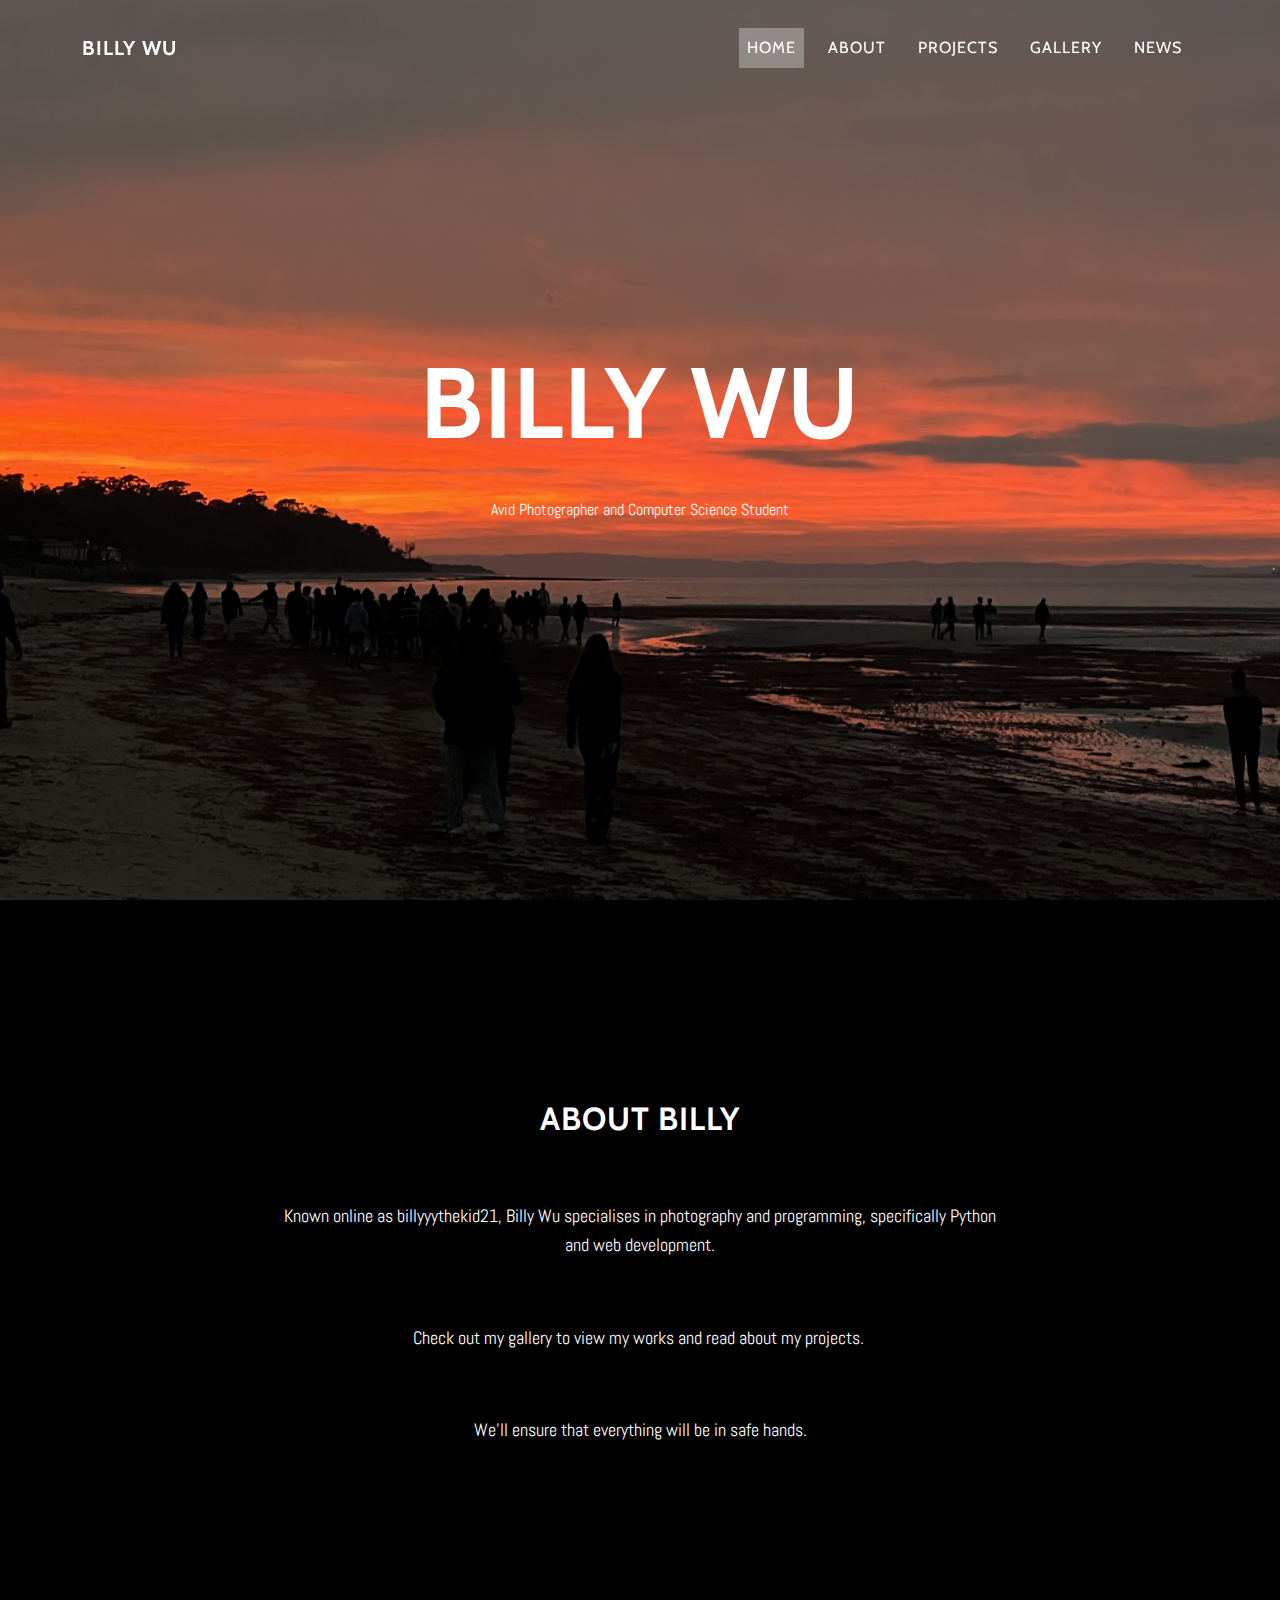
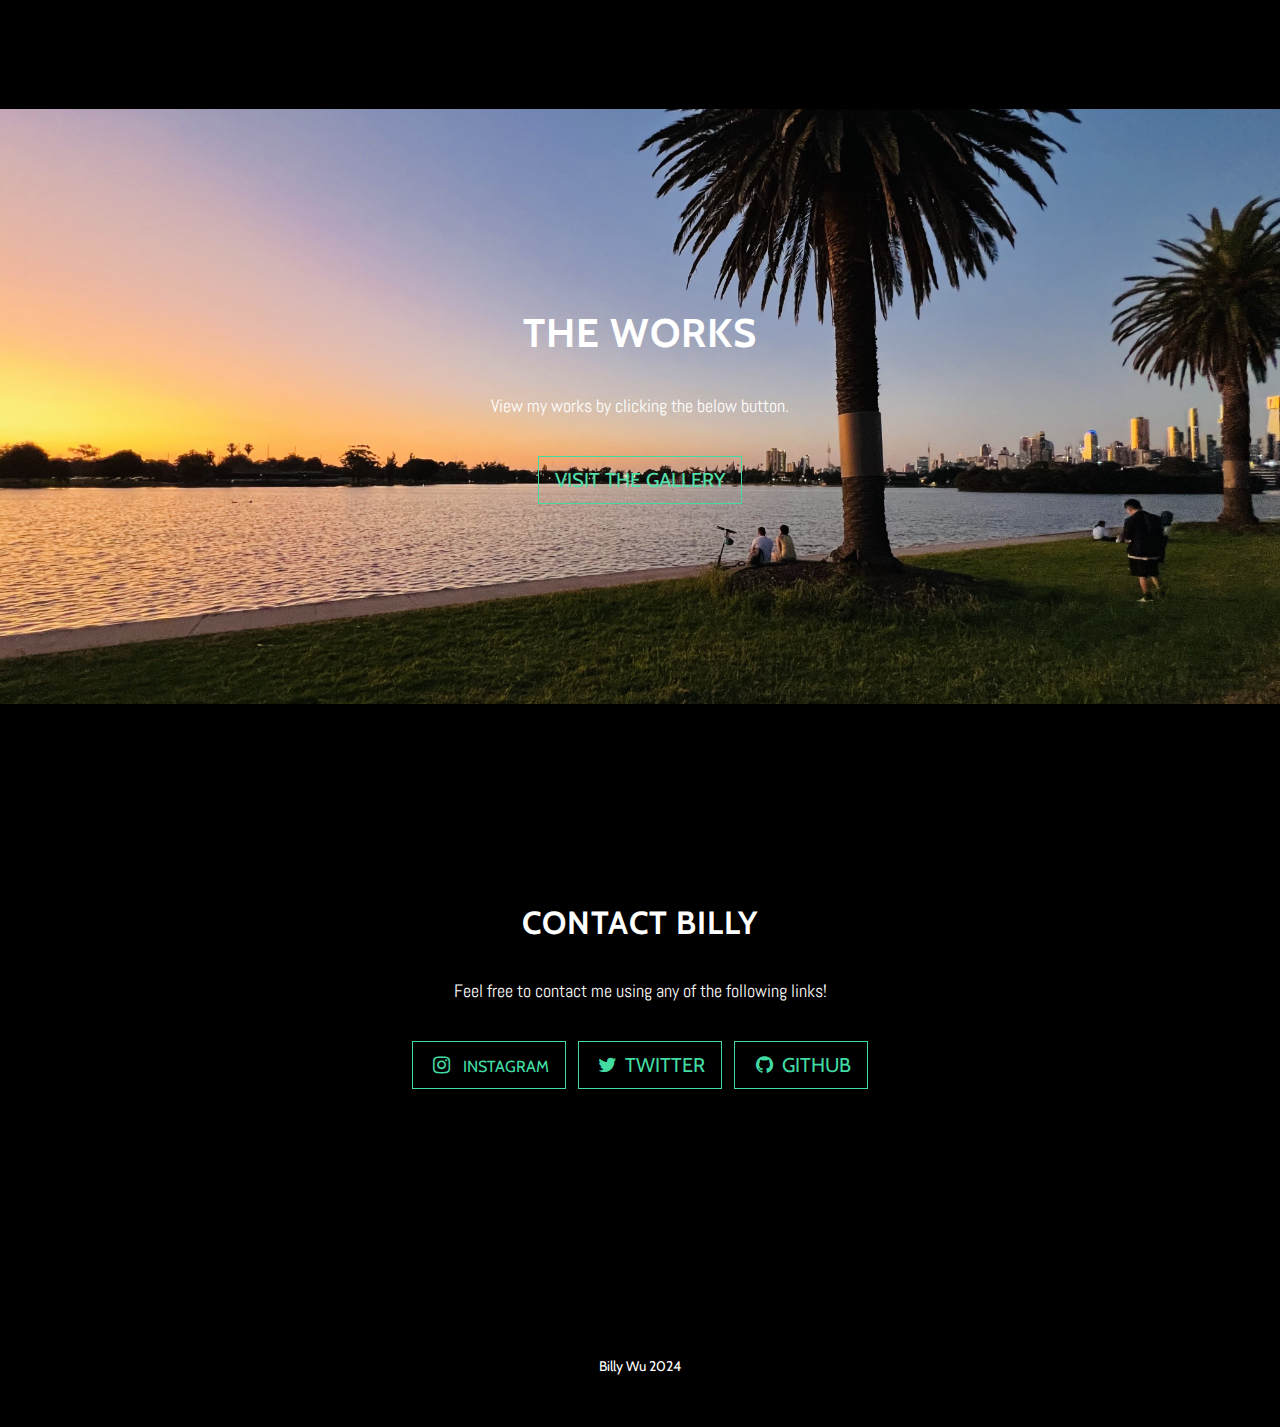
<file: index.html>
<!DOCTYPE html>
<html data-bs-theme="light" lang="en">

<head>
    <meta charset="utf-8">
    <meta name="viewport" content="width=device-width, initial-scale=1.0, shrink-to-fit=no">
    <title>Home - Billy Wu</title>
    <meta name="description" content="Billy Wu's personal website.">
    <link rel="stylesheet" href="assets/bootstrap/css/bootstrap.min.css">
    <link rel="stylesheet" href="https://fonts.googleapis.com/css?family=Lora:400,700,400italic,700italic&amp;display=swap">
    <link rel="stylesheet" href="https://fonts.googleapis.com/css?family=Cabin:700&amp;display=swap">
    <link rel="stylesheet" href="https://fonts.googleapis.com/css?family=Abel&amp;display=swap">
    <link rel="stylesheet" href="https://fonts.googleapis.com/css?family=Actor&amp;display=swap">
    <link rel="stylesheet" href="assets/css/FontAwesome.css">
    <link rel="stylesheet" href="assets/fonts/fontawesome-all.min.css">
    <link rel="stylesheet" href="assets/fonts/font-awesome.min.css">
    <link rel="stylesheet" href="assets/fonts/fontawesome5-overrides.min.css">
    <link rel="stylesheet" href="assets/css/Articles-Cards-images.css">
    <link rel="stylesheet" href="assets/css/Contact-Details-icons.css">
    <link rel="stylesheet" href="assets/css/gallerytrack.css">
    <link rel="stylesheet" href="assets/css/bootstrap/css/bootstrap.min.css">
    <link rel="stylesheet" href="assets/css/fonts/font-awesome.min.css">
    <link rel="stylesheet" href="assets/css/css/Articles-Cards-images.css">
    <link rel="stylesheet" href="assets/css/css/Contact-Details-icons.css">
    <link rel="stylesheet" href="assets/css/css/gallerytrack.css">
</head>

<body id="page-top" data-bs-spy="scroll" data-bs-target="#mainNav" data-bs-offset="77">
    <header class="masthead" style="background-image: url('assets/img/intro-bg.jpg');">
        <nav class="navbar navbar-expand-md fixed-top navbar-light" id="mainNav">
            <div class="container"><a class="navbar-brand" href="#">Billy Wu</a><button data-bs-toggle="collapse" data-bs-target="#navbarResponsive" class="navbar-toggler navbar-toggler-right" type="button" aria-controls="navbarResponsive" aria-expanded="false" aria-label="Toggle navigation" value="Menu"><i class="fas fa-bars"></i></button>
                <div class="collapse navbar-collapse" id="navbarResponsive">
                    <ul class="navbar-nav ms-auto">
                        <li class="nav-item nav-link"><a class="nav-link active" href="index.html">Home</a></li>
                        <li class="nav-item nav-link"><a class="nav-link" href="about.html">About</a></li>
                        <li class="nav-item nav-link"><a class="nav-link" href="projects.html">Projects</a></li>
                        <li class="nav-item nav-link"><a class="nav-link" href="gallery.html">Gallery</a></li>
                        <li class="nav-item nav-link"><a class="nav-link" href="news.html">News</a></li>
                    </ul>
                </div>
            </div>
        </nav>
        <div class="intro-body">
            <div class="container">
                <div class="row">
                    <div class="col-lg-8 mx-auto">
                        <h1 class="brand-heading">Billy Wu</h1>
                        <p class="fs-6 fw-lighter text-center intro-text" style="font-family:Abel, sans-serif;">Avid Photographer and Computer Science Student</p>
                    </div>
                </div>
            </div>
        </div>
    </header>
    <section class="text-center content-section" id="about">
        <div class="container">
            <div class="row">
                <div class="col-lg-8 mx-auto">
                    <h2>About Billy</h2>
                    <p style="font-family:Abel, sans-serif;"><br>Known online as billyyythekid21, Billy Wu specialises in photography and programming, specifically Python and web development.<br><br></p>
                    <p style="font-family:Abel, sans-serif;">Check out my gallery to view my works and read about my projects.&nbsp;</p>
                    <p style="font-family:Abel, sans-serif;"><br>We'll ensure that everything will be in safe hands.<br><br></p>
                </div>
            </div>
        </div>
    </section>
    <section class="text-center download-section content-section" id="download" style="background-image: url('assets/img/duplicatehome.jpg');">
        <div class="container">
            <div class="col-lg-8 mx-auto">
                <h1>The Works</h1>
                <p style="font-family:Abel, sans-serif;">View my works by clicking the below button.</p><a class="btn btn-primary btn-lg btn-default" role="button" href="gallery.html" style="color: var(--bs-btn-hover-border-color);--bs-primary: rgb(0,41,255);--bs-primary-rgb: 0,41,255;border-color: var(--bs-btn-bg);">visit The Gallery</a>
            </div>
        </div>
    </section>
    <section class="text-center content-section" id="contact">
        <div class="container">
            <div class="row">
                <div class="col-lg-8 mx-auto">
                    <h2>Contact Billy</h2>
                    <p style="font-family:Abel, sans-serif;">Feel free to contact me using any of the following links!</p>
                    <ul class="list-inline banner-social-buttons">
                        <li class="list-inline-item list-inline-item"><a class="btn btn-primary btn-lg btn-default" role="button" href="https://instagram.com/billyyythekid21.media"><i class="fa fa-instagram fa-fw"></i><span class="network-name" style="font-size:16px;">&nbsp; Instagram</span></a></li>
                        <li class="list-inline-item list-inline-item"><a class="btn btn-primary btn-lg btn-default" role="button" href="https://twitter.com/billyyythekid21"><i class="fa fa-twitter fa-fw"></i><span class="network-name">&nbsp;Twitter</span></a></li>
                        <li class="list-inline-item list-inline-item"><a class="btn btn-primary btn-lg btn-default" role="button" href="https://github.com/billyyythekid21"><i class="fa fa-github fa-fw"></i><span class="network-name">&nbsp;github</span></a></li>
                    </ul>
                </div>
            </div>
        </div>
    </section>
    <div class="map-clean"></div>
    <footer>
        <div class="container text-center">
            <p style="font-family:Cabin, sans-serif;">Billy Wu 2024</p>
        </div>
    </footer>
    <script src="assets/bootstrap/js/bootstrap.min.js"></script>
    <script src="assets/js/grayscale.js"></script>
    <script src="assets/js/gallerytrack.js"></script>
    <script src="assets/js/bootstrap/js/bootstrap.min.js"></script>
    <script src="assets/js/js/gallerytrack.js"></script>
</body>

</html>
</file>
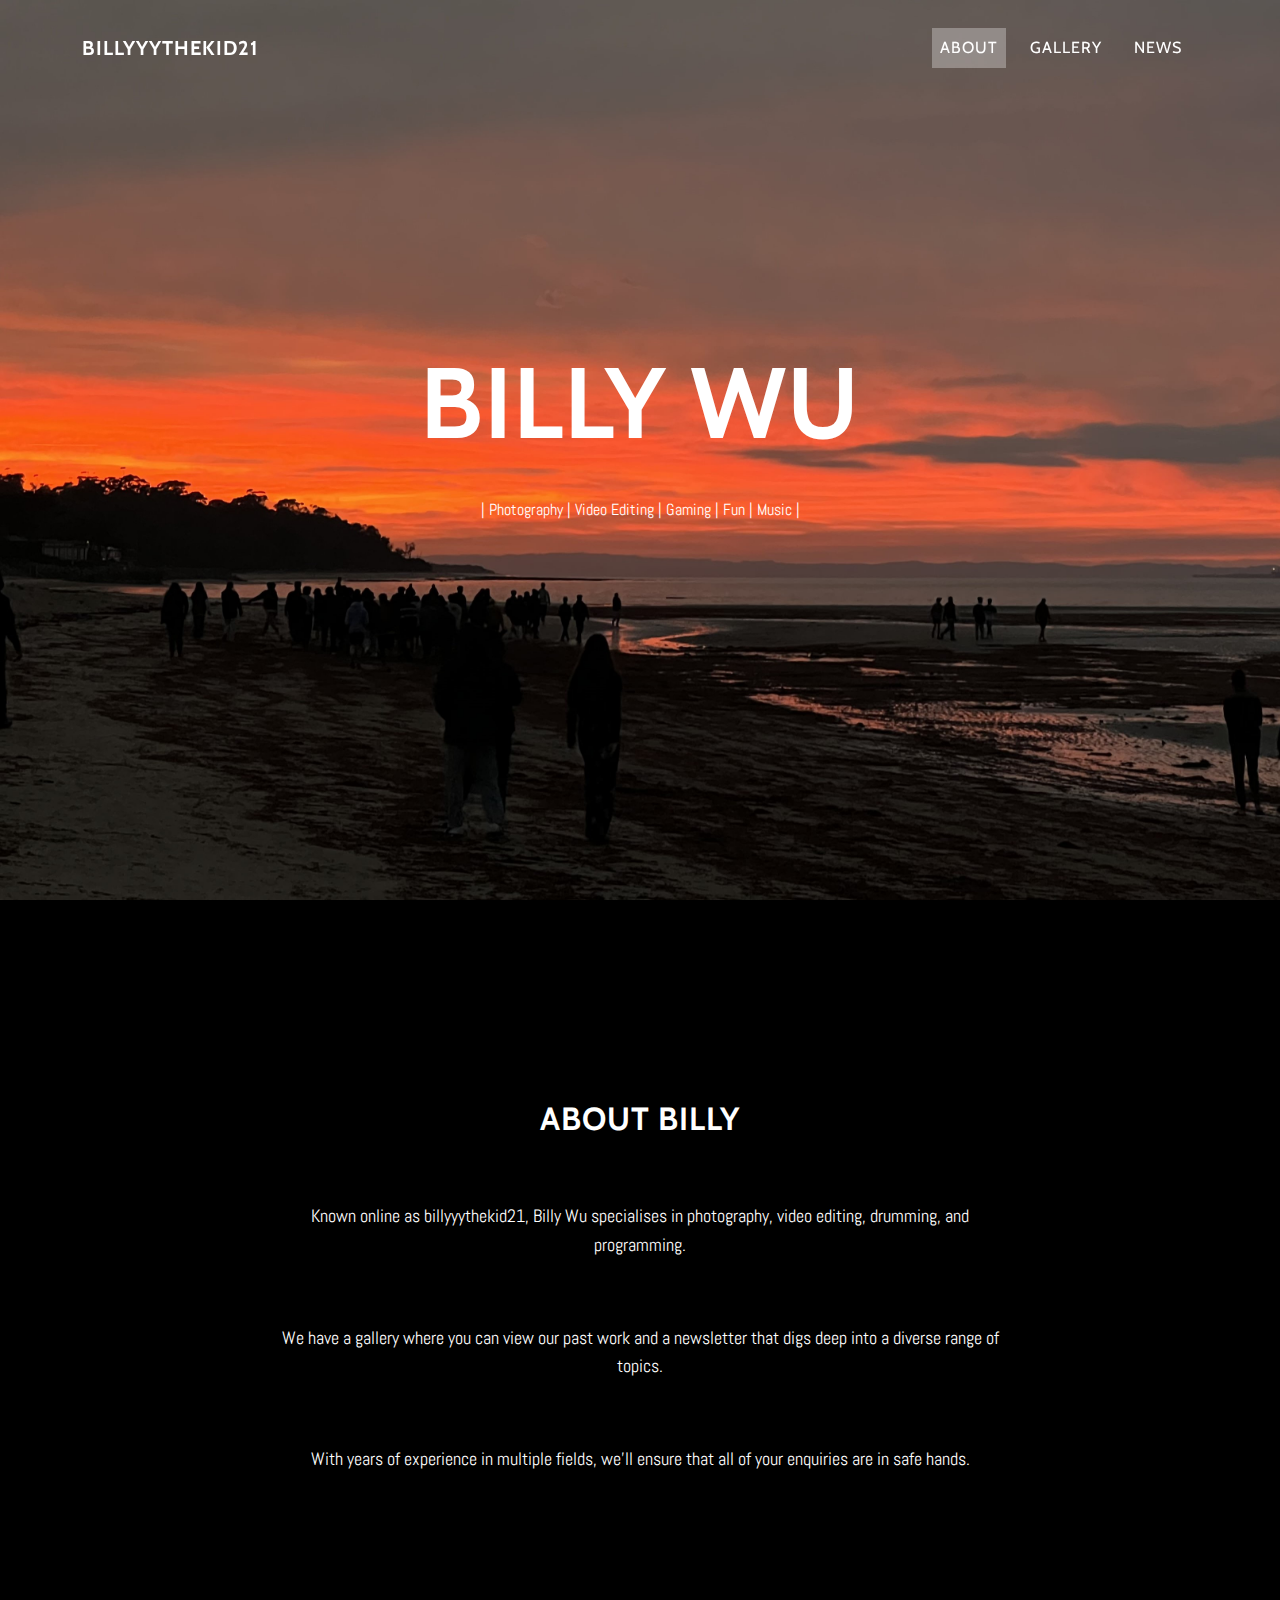
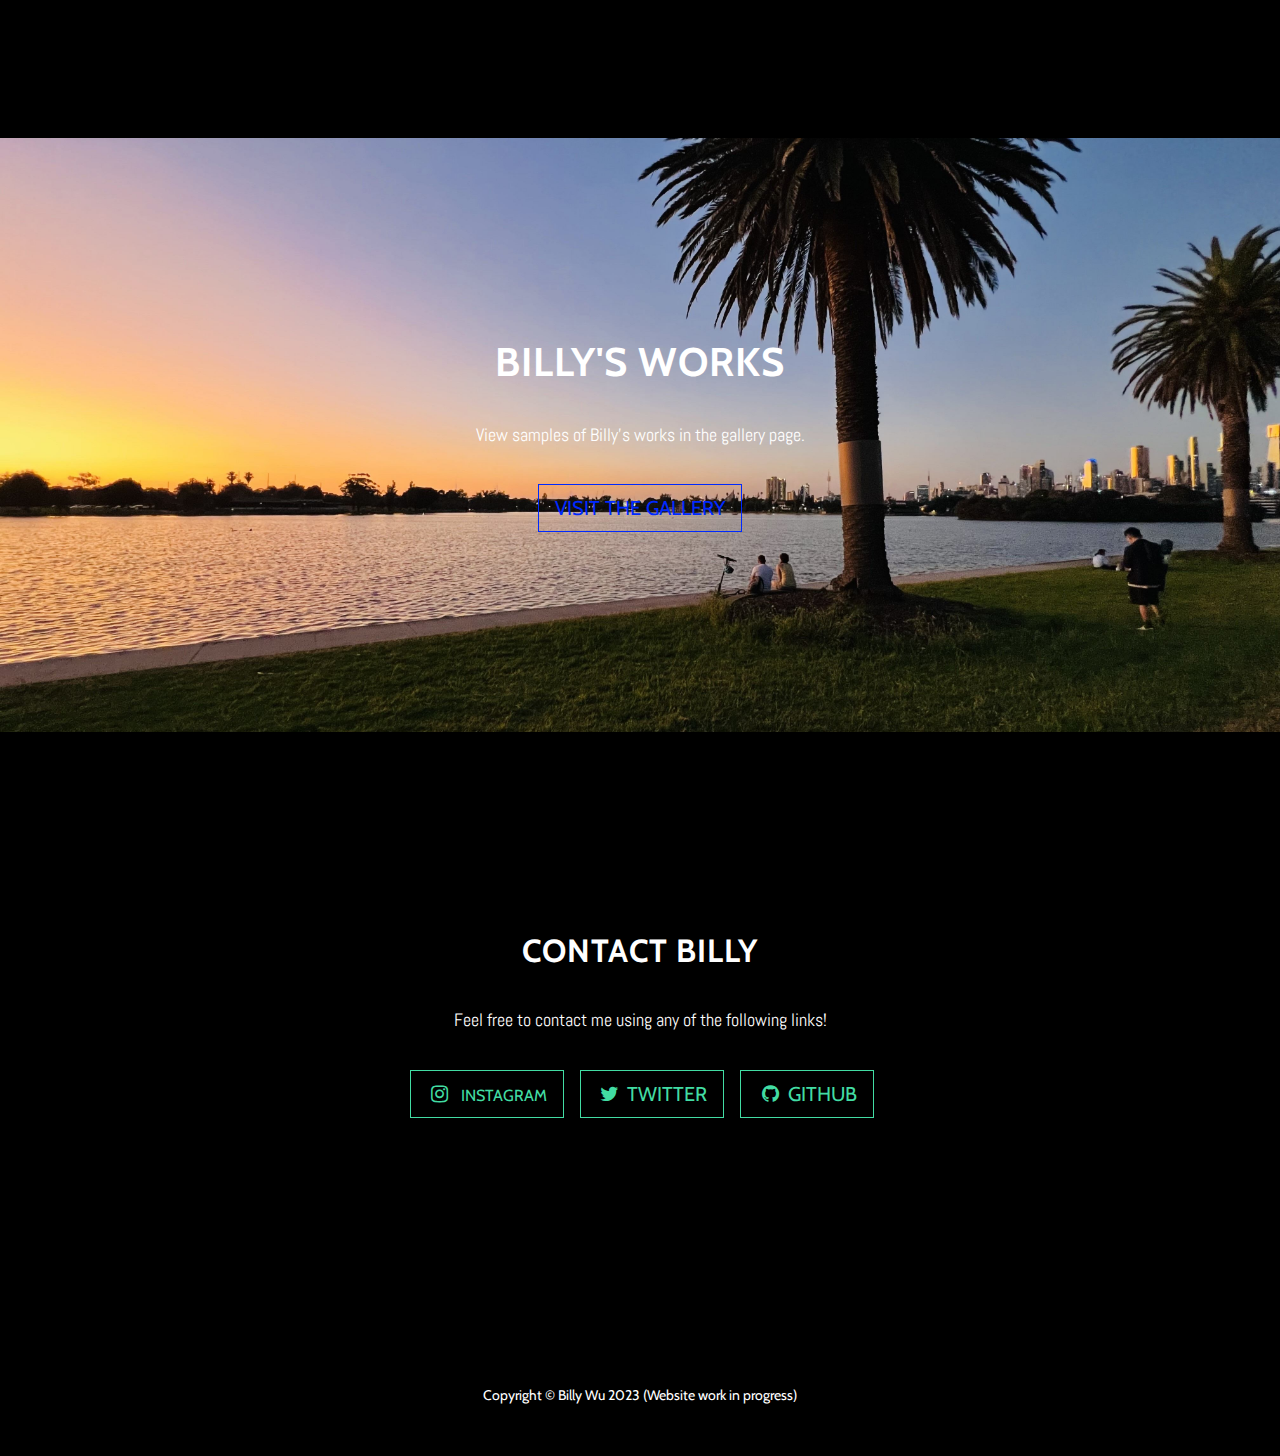
<file: sourcecode/index.html>
<!DOCTYPE html>
<html lang="en">

<head>
    <meta charset="utf-8">
    <meta name="viewport" content="width=device-width, initial-scale=1.0, shrink-to-fit=no">
    <title>Home - Billy Wu</title>
    <meta name="description" content="Billy Wu's personal website.">
    <link rel="stylesheet" href="assets/bootstrap/css/bootstrap.min.css">
    <link rel="stylesheet" href="https://fonts.googleapis.com/css?family=Lora:400,700,400italic,700italic&amp;display=swap">
    <link rel="stylesheet" href="https://fonts.googleapis.com/css?family=Cabin:700&amp;display=swap">
    <link rel="stylesheet" href="https://fonts.googleapis.com/css?family=Abel&amp;display=swap">
    <link rel="stylesheet" href="assets/fonts/font-awesome.min.css">
    <link rel="stylesheet" href="assets/css/Articles-Cards-images.css">
    <link rel="stylesheet" href="assets/css/gallerytrack.css">
</head>

<body id="page-top" data-bs-spy="scroll" data-bs-target="#mainNav" data-bs-offset="77">
    <header class="masthead" style="background-image: url('assets/img/intro-bg.jpg');">
        <div class="intro-body">
            <div class="container">
                <div class="row">
                    <div class="col-lg-8 mx-auto">
                        <h1 class="brand-heading">Billy Wu</h1>
                        <p class="fs-6 fw-lighter text-center intro-text" style="font-family: Abel, sans-serif;">| Photography | Video Editing | Gaming | Fun | Music |</p>
                    </div>
                </div>
            </div>
        </div>
    </header>
    <nav class="navbar navbar-light navbar-expand-md fixed-top" id="mainNav">
        <div class="container"><a class="navbar-brand" href="#">Billyyythekid21</a><button data-bs-toggle="collapse" class="navbar-toggler navbar-toggler-right" data-bs-target="#navbarResponsive" type="button" aria-controls="navbarResponsive" aria-expanded="false" aria-label="Toggle navigation" value="Menu"><i class="fa fa-bars"></i></button>
            <div class="collapse navbar-collapse" id="navbarResponsive">
                <ul class="navbar-nav ms-auto">
                    <li class="nav-item nav-link"><a class="nav-link active" href="about.html">About</a></li>
                    <li class="nav-item nav-link"><a class="nav-link" href="gallery.html">Gallery</a></li>
                    <li class="nav-item nav-link"><a class="nav-link" href="news.html">News</a></li>
                </ul>
            </div>
        </div>
    </nav>
    <section class="text-center content-section" id="about">
        <div class="container">
            <div class="row">
                <div class="col-lg-8 mx-auto">
                    <h2>About Billy</h2>
                    <p style="font-family: Abel, sans-serif;"><br>Known online as billyyythekid21, Billy Wu specialises in photography, video editing, drumming, and programming.<br><br></p>
                    <p style="font-family: Abel, sans-serif;">We have a gallery where you can view our past work and a newsletter that digs deep into a diverse range of topics.</p>
                    <p style="font-family: Abel, sans-serif;"><br>With years of experience in multiple fields, we'll ensure that all of your enquiries are in safe hands.<br><br></p>
                </div>
            </div>
        </div>
    </section>
    <section class="text-center download-section content-section" id="download" style="background-image: url('assets/img/duplicatehome.jpg');">
        <div class="container">
            <div class="col-lg-8 mx-auto">
                <h1>Billy's Works</h1>
                <p style="font-family: Abel, sans-serif;">View samples of Billy's works in the gallery page.</p><a class="btn btn-primary btn-lg btn-default" role="button" href="gallery.html" style="color: rgb(0,41,255);--bs-primary: rgb(0,41,255);--bs-primary-rgb: 0,41,255;border-color: rgb(0,41,255);">visit The Gallery</a>
            </div>
        </div>
    </section>
    <section class="text-center content-section" id="contact">
        <div class="container">
            <div class="row">
                <div class="col-lg-8 mx-auto">
                    <h2>Contact Billy</h2>
                    <p style="font-family: Abel, sans-serif;">Feel free to contact me using any of the following links!</p>
                    <ul class="list-inline banner-social-buttons">
                        <li class="list-inline-item">&nbsp;<a class="btn btn-primary btn-lg btn-default" role="button" href="https://instagram.com/billyyythekid21"><i class="fa fa-instagram fa-fw"></i><span class="network-name" style="font-size: 16px;">&nbsp; Instagram</span></a></li>
                        <li class="list-inline-item">&nbsp;<a class="btn btn-primary btn-lg btn-default" role="button" href="https://twitter.com/billyyythekid21"><i class="fa fa-twitter fa-fw"></i><span class="network-name">&nbsp;Twitter</span></a></li>
                        <li class="list-inline-item">&nbsp;<a class="btn btn-primary btn-lg btn-default" role="button" href="https://github.com/billyyythekid21"><i class="fa fa-github fa-fw"></i><span class="network-name">&nbsp;github</span></a></li>
                    </ul>
                </div>
            </div>
        </div>
    </section>
    <div class="map-clean"></div>
    <footer>
        <div class="container text-center">
            <p style="font-family: Cabin, sans-serif;">Copyright ©&nbsp;Billy Wu 2023 (Website work in progress)</p>
        </div>
    </footer>
    <script src="assets/bootstrap/js/bootstrap.min.js"></script>
    <script src="assets/js/grayscale.js"></script>
    <script src="assets/js/gallerytrack.js"></script>
</body>

</html>
</file>
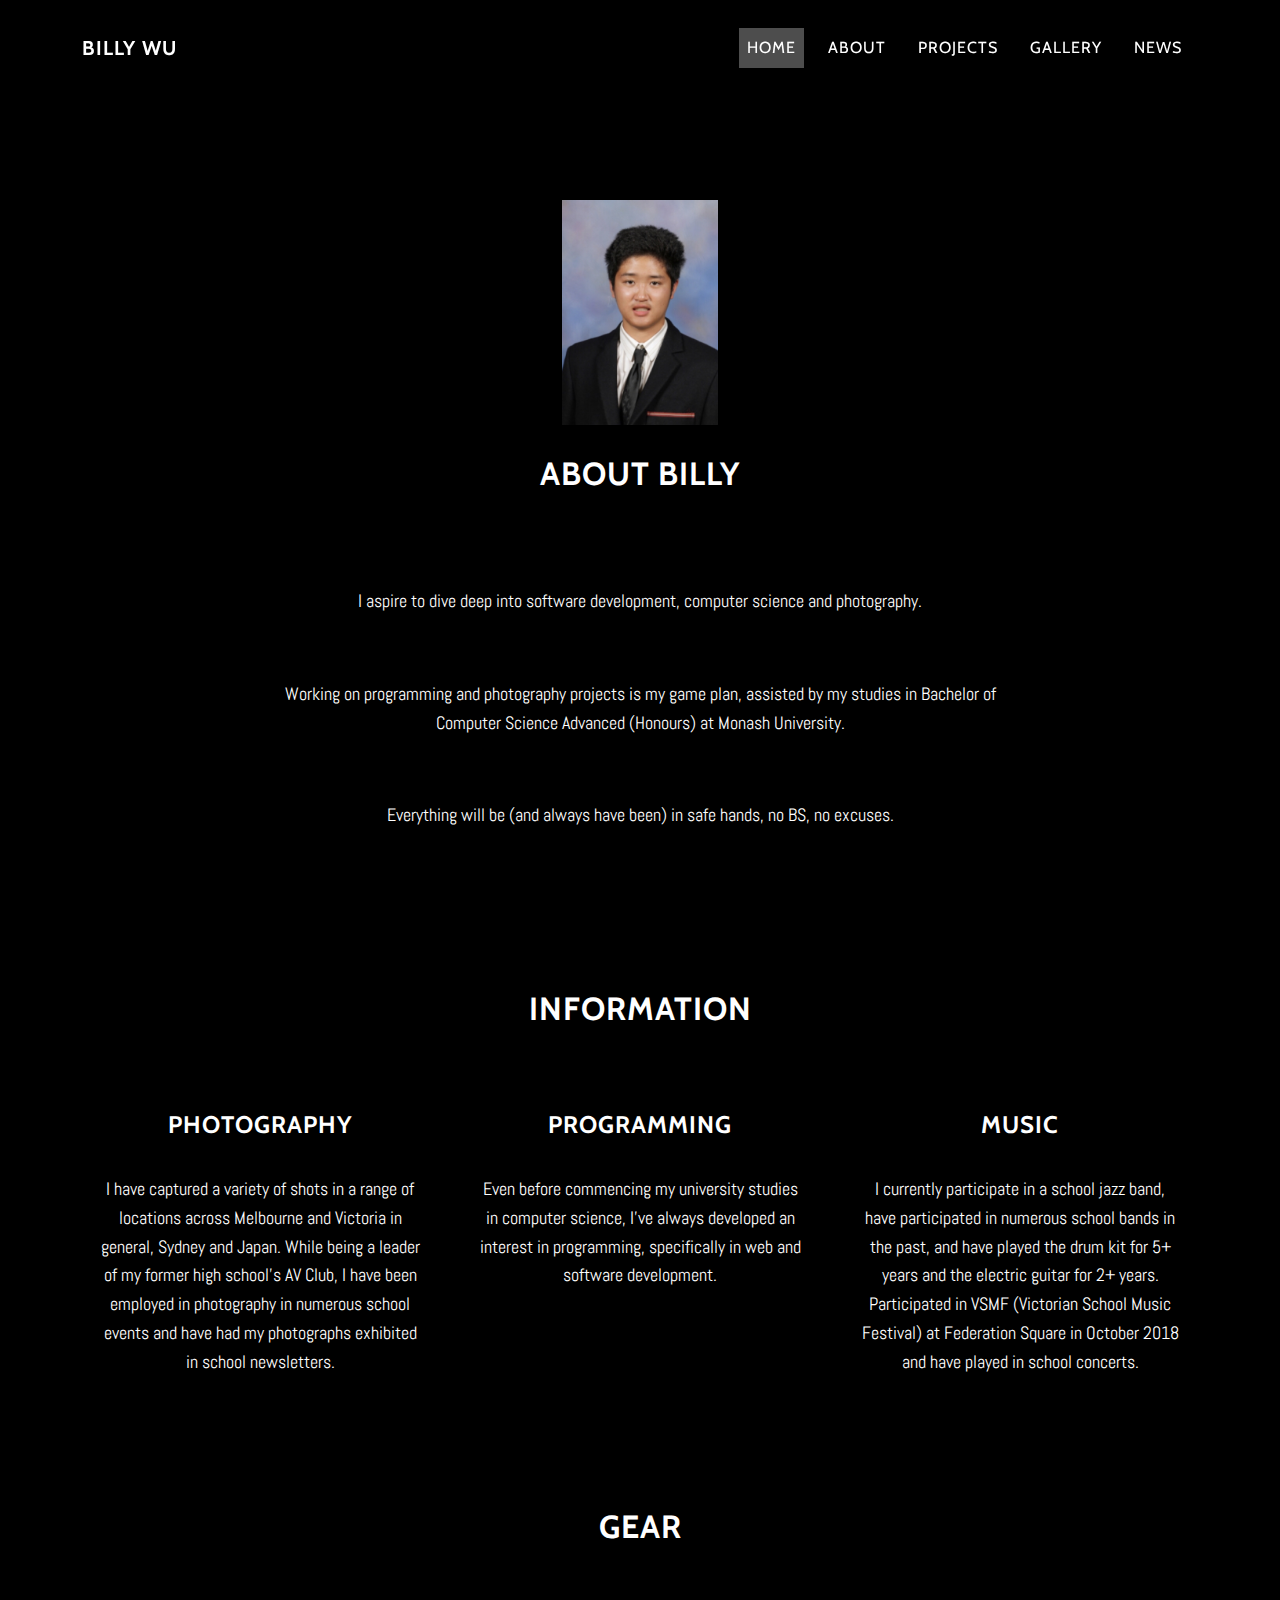
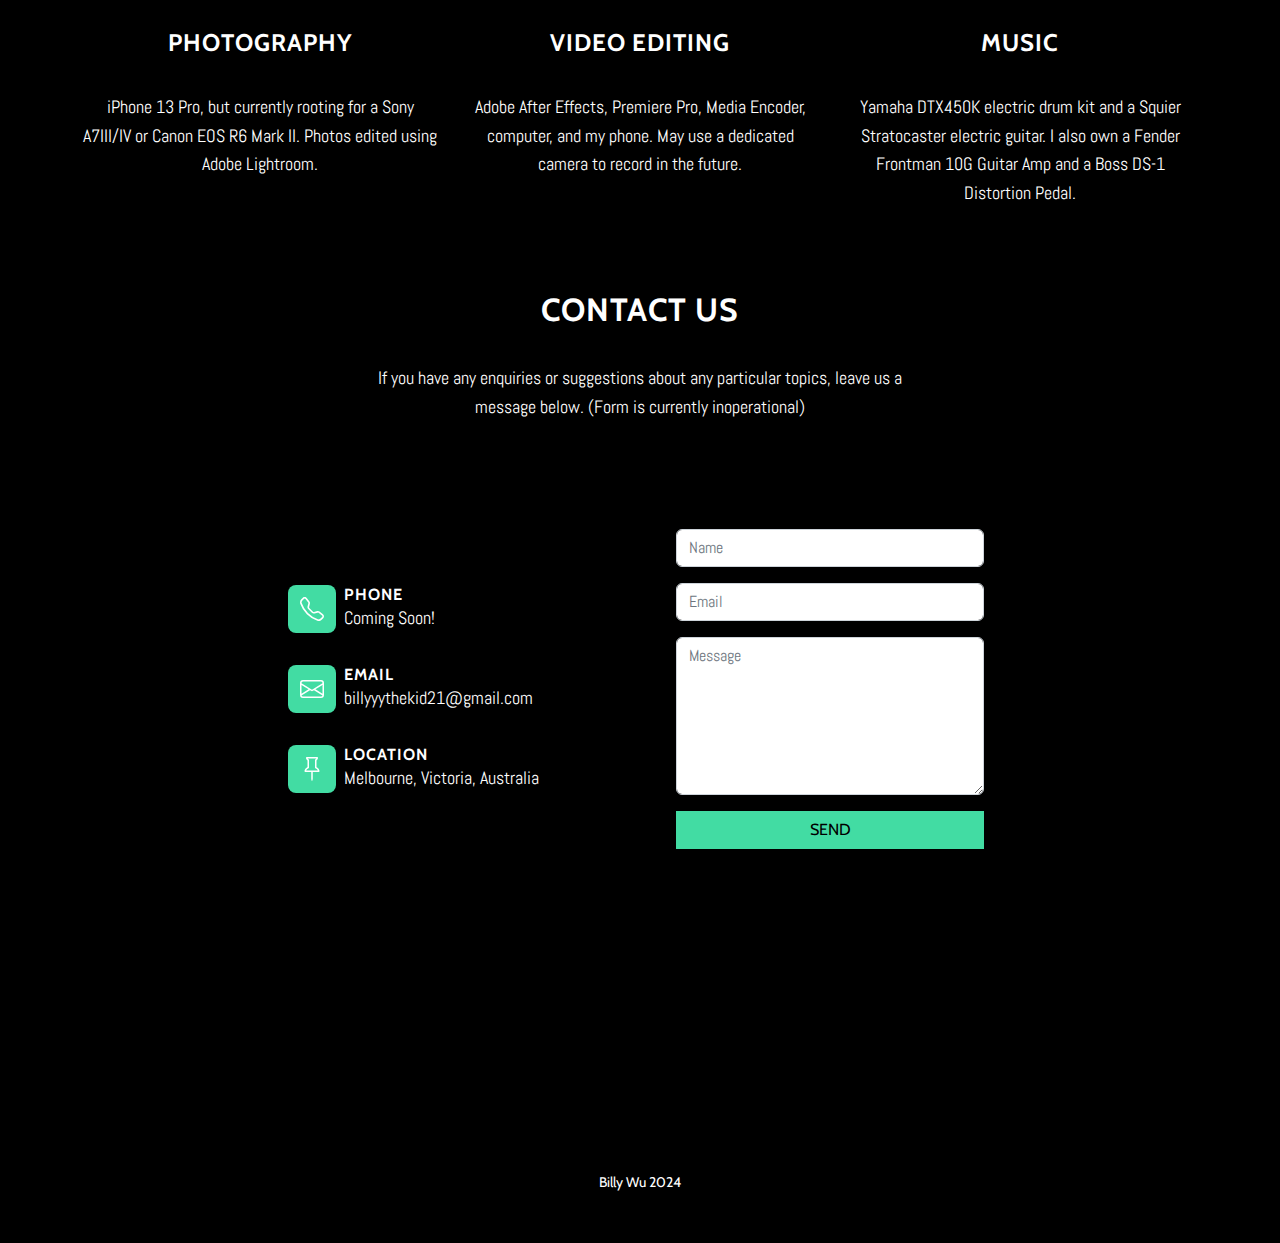
<file: about.html>
<!DOCTYPE html>
<html data-bs-theme="light" lang="en">

<head>
    <meta charset="utf-8">
    <meta name="viewport" content="width=device-width, initial-scale=1.0, shrink-to-fit=no">
    <title>About - Billy Wu</title>
    <meta name="description" content="Billy Wu's personal website.">
    <link rel="stylesheet" href="assets/bootstrap/css/bootstrap.min.css">
    <link rel="stylesheet" href="https://fonts.googleapis.com/css?family=Lora:400,700,400italic,700italic&amp;display=swap">
    <link rel="stylesheet" href="https://fonts.googleapis.com/css?family=Cabin:700&amp;display=swap">
    <link rel="stylesheet" href="https://fonts.googleapis.com/css?family=Abel&amp;display=swap">
    <link rel="stylesheet" href="https://fonts.googleapis.com/css?family=Actor&amp;display=swap">
    <link rel="stylesheet" href="assets/css/FontAwesome.css">
    <link rel="stylesheet" href="assets/fonts/fontawesome-all.min.css">
    <link rel="stylesheet" href="assets/css/Articles-Cards-images.css">
    <link rel="stylesheet" href="assets/css/Contact-Details-icons.css">
    <link rel="stylesheet" href="assets/css/gallerytrack.css">
    <link rel="stylesheet" href="assets/css/bootstrap/css/bootstrap.min.css">
    <link rel="stylesheet" href="assets/css/fonts/font-awesome.min.css">
    <link rel="stylesheet" href="assets/css/css/Articles-Cards-images.css">
    <link rel="stylesheet" href="assets/css/css/Contact-Details-icons.css">
    <link rel="stylesheet" href="assets/css/css/gallerytrack.css">
</head>

<body>
    <nav class="navbar navbar-expand-md fixed-top navbar-light" id="mainNav">
        <div class="container"><a class="navbar-brand" href="#">Billy Wu</a><button data-bs-toggle="collapse" data-bs-target="#navbarResponsive" class="navbar-toggler navbar-toggler-right" type="button" aria-controls="navbarResponsive" aria-expanded="false" aria-label="Toggle navigation" value="Menu"><i class="fas fa-bars"></i></button>
            <div class="collapse navbar-collapse" id="navbarResponsive">
                <ul class="navbar-nav ms-auto">
                    <li class="nav-item nav-link"><a class="nav-link active" href="index.html">Home</a></li>
                    <li class="nav-item nav-link"><a class="nav-link" href="about.html">About</a></li>
                    <li class="nav-item nav-link"><a class="nav-link" href="projects.html">Projects</a></li>
                    <li class="nav-item nav-link"><a class="nav-link" href="gallery.html">Gallery</a></li>
                    <li class="nav-item nav-link"><a class="nav-link" href="news.html">News</a></li>
                </ul>
            </div>
        </div>
    </nav>
    <section class="text-center content-section" id="about"><img src="assets/img/2021schoolpic.png" width="156" height="225">
        <div class="container">
            <div class="row">
                <div class="col-lg-8 mx-auto">
                    <h2 style="padding:30px;">About Billy</h2>
                    <p style="font-family:Abel, sans-serif;"><br>I aspire to dive deep into software development, computer science and photography.<br><br></p>
                    <p style="font-family:Abel, sans-serif;">Working on programming and photography projects is my game plan, assisted by my studies in Bachelor of Computer Science Advanced (Honours) at Monash University.</p>
                    <p style="font-family:Abel, sans-serif;"><br>Everything will be (and always have been) in safe hands, no BS, no excuses.<br><br></p>
                </div>
            </div>
        </div>
        <section class="py-4 py-xl-5">
            <div class="container py-4 py-xl-5">
                <div class="row mb-5">
                    <div class="col-md-8 col-xl-6 text-center mx-auto">
                        <h2>Information</h2>
                    </div>
                </div>
                <div class="row gy-4 row-cols-1 row-cols-md-2 row-cols-xl-3">
                    <div class="col">
                        <div class="text-center d-flex flex-column align-items-center align-items-xl-center">
                            <div class="px-3">
                                <h4>Photography</h4>
                                <p style="font-family:abel;">I have captured a variety of shots in a range of locations across Melbourne and Victoria in general, Sydney and Japan. While being a leader of my former high school's AV Club, I have been employed in photography in numerous school events and have had my photographs exhibited in school newsletters.</p>
                            </div>
                        </div>
                    </div>
                    <div class="col">
                        <div class="text-center d-flex flex-column align-items-center align-items-xl-center">
                            <div class="px-3">
                                <h4>Programming</h4>
                                <p style="font-family:abel;">Even before commencing my university studies in computer science, I've always developed an interest in programming, specifically in web and software development.</p>
                            </div>
                        </div>
                    </div>
                    <div class="col">
                        <div class="text-center d-flex flex-column align-items-center align-items-xl-center">
                            <div class="px-3">
                                <h4>Music</h4>
                                <p style="font-family:abel;">I currently participate in a school jazz band, have participated in numerous school bands in the past, and have played the drum kit for 5+ years and the electric guitar for 2+ years. Participated in VSMF (Victorian School Music Festival) at Federation Square in October 2018 and have played in school concerts.</p>
                            </div>
                        </div>
                    </div>
                </div>
            </div>
            <div class="container py-4 py-xl-5">
                <div class="row mb-5">
                    <div class="col-md-8 col-xl-6 text-center mx-auto">
                        <h2>Gear</h2>
                    </div>
                </div>
                <div class="row gy-4 row-cols-1 row-cols-md-2 row-cols-xl-3">
                    <div class="col">
                        <h4 style="color:var(--bs-card-bg);">Photography</h4>
                        <p style="color:var(--bs-card-bg);font-family:abel;">iPhone 13 Pro, but currently rooting for a Sony A7III/IV or Canon EOS R6 Mark II. Photos edited using Adobe Lightroom.</p>
                    </div>
                    <div class="col">
                        <h4 style="color:var(--bs-card-bg);">Video Editing</h4>
                        <p style="color:var(--bs-card-bg);font-family:abel;">Adobe After Effects, Premiere Pro, Media Encoder, computer, and my phone. May use a dedicated camera to record in the future.</p>
                    </div>
                    <div class="col">
                        <h4 style="color:var(--bs-card-bg);">Music</h4>
                        <p style="font-size:18px;color:var(--bs-card-bg);font-family:abel;">Yamaha DTX450K electric drum kit and a Squier Stratocaster electric guitar. I also own a Fender Frontman 10G Guitar Amp and a Boss DS-1 Distortion Pedal.</p>
                    </div>
                </div>
            </div>
            <div class="container">
                <div class="row mb-5">
                    <div class="col-md-8 col-xl-6 text-center mx-auto">
                        <h2>Contact us</h2>
                        <p style="font-family:Abel, sans-serif;">If you have any enquiries or suggestions about any particular topics, leave us a message below. (Form is currently inoperational)</p>
                    </div>
                </div>
                <div class="row d-flex justify-content-center">
                    <div class="col-md-6 col-lg-4 col-xl-4">
                        <div class="d-flex flex-column justify-content-center align-items-start h-100">
                            <div class="d-flex align-items-center p-3">
                                <div class="d-flex flex-shrink-0 justify-content-center align-items-center bs-icon-md bs-icon-rounded bs-icon-primary d-inline-block bs-icon"><svg class="bi bi-telephone" xmlns="http://www.w3.org/2000/svg" width="1em" height="1em" fill="currentColor" viewBox="0 0 16 16">
                                <path d="M3.654 1.328a.678.678 0 0 0-1.015-.063L1.605 2.3c-.483.484-.661 1.169-.45 1.77a17.568 17.568 0 0 0 4.168 6.608 17.569 17.569 0 0 0 6.608 4.168c.601.211 1.286.033 1.77-.45l1.034-1.034a.678.678 0 0 0-.063-1.015l-2.307-1.794a.678.678 0 0 0-.58-.122l-2.19.547a1.745 1.745 0 0 1-1.657-.459L5.482 8.062a1.745 1.745 0 0 1-.46-1.657l.548-2.19a.678.678 0 0 0-.122-.58L3.654 1.328zM1.884.511a1.745 1.745 0 0 1 2.612.163L6.29 2.98c.329.423.445.974.315 1.494l-.547 2.19a.678.678 0 0 0 .178.643l2.457 2.457a.678.678 0 0 0 .644.178l2.189-.547a1.745 1.745 0 0 1 1.494.315l2.306 1.794c.829.645.905 1.87.163 2.611l-1.034 1.034c-.74.74-1.846 1.065-2.877.702a18.634 18.634 0 0 1-7.01-4.42 18.634 18.634 0 0 1-4.42-7.009c-.362-1.03-.037-2.137.703-2.877L1.885.511z"></path>
                            </svg></div>
                                <div class="px-2">
                                    <h6 class="mb-0" style="text-align:left;">Phone</h6>
                                    <p class="mb-0" style="font-family:Abel, sans-serif;">Coming Soon!</p>
                                </div>
                            </div>
                            <div class="d-flex align-items-center p-3" style="text-align:left;">
                                <div class="d-flex flex-shrink-0 justify-content-center align-items-center bs-icon-md bs-icon-rounded bs-icon-primary d-inline-block bs-icon"><svg class="bi bi-envelope" xmlns="http://www.w3.org/2000/svg" width="1em" height="1em" fill="currentColor" viewBox="0 0 16 16">
                                <path fill-rule="evenodd" d="M0 4a2 2 0 0 1 2-2h12a2 2 0 0 1 2 2v8a2 2 0 0 1-2 2H2a2 2 0 0 1-2-2V4Zm2-1a1 1 0 0 0-1 1v.217l7 4.2 7-4.2V4a1 1 0 0 0-1-1H2Zm13 2.383-4.708 2.825L15 11.105V5.383Zm-.034 6.876-5.64-3.471L8 9.583l-1.326-.795-5.64 3.47A1 1 0 0 0 2 13h12a1 1 0 0 0 .966-.741ZM1 11.105l4.708-2.897L1 5.383v5.722Z"></path>
                            </svg></div>
                                <div class="px-2">
                                    <h6 class="mb-0">Email</h6>
                                    <p class="mb-0" style="font-family:Abel, sans-serif;">billyyythekid21@gmail.com</p>
                                </div>
                            </div>
                            <div class="d-flex align-items-center p-3">
                                <div class="d-flex flex-shrink-0 justify-content-center align-items-center bs-icon-md bs-icon-rounded bs-icon-primary d-inline-block bs-icon"><svg class="bi bi-pin" xmlns="http://www.w3.org/2000/svg" width="1em" height="1em" fill="currentColor" viewBox="0 0 16 16">
                                <path d="M4.146.146A.5.5 0 0 1 4.5 0h7a.5.5 0 0 1 .5.5c0 .68-.342 1.174-.646 1.479-.126.125-.25.224-.354.298v4.431l.078.048c.203.127.476.314.751.555C12.36 7.775 13 8.527 13 9.5a.5.5 0 0 1-.5.5h-4v4.5c0 .276-.224 1.5-.5 1.5s-.5-1.224-.5-1.5V10h-4a.5.5 0 0 1-.5-.5c0-.973.64-1.725 1.17-2.189A5.921 5.921 0 0 1 5 6.708V2.277a2.77 2.77 0 0 1-.354-.298C4.342 1.674 4 1.179 4 .5a.5.5 0 0 1 .146-.354zm1.58 1.408-.002-.001.002.001zm-.002-.001.002.001A.5.5 0 0 1 6 2v5a.5.5 0 0 1-.276.447h-.002l-.012.007-.054.03a4.922 4.922 0 0 0-.827.58c-.318.278-.585.596-.725.936h7.792c-.14-.34-.407-.658-.725-.936a4.915 4.915 0 0 0-.881-.61l-.012-.006h-.002A.5.5 0 0 1 10 7V2a.5.5 0 0 1 .295-.458 1.775 1.775 0 0 0 .351-.271c.08-.08.155-.17.214-.271H5.14c.06.1.133.191.214.271a1.78 1.78 0 0 0 .37.282z"></path>
                            </svg></div>
                                <div class="px-2">
                                    <h6 class="mb-0" style="text-align:left;">Location</h6>
                                    <p class="mb-0" style="font-family:Abel, sans-serif;">Melbourne, Victoria, Australia</p>
                                </div>
                            </div>
                        </div>
                    </div>
                    <div class="col-md-6 col-lg-5 col-xl-4">
                        <div>
                            <form class="p-3 p-xl-4" method="post">
                                <div class="mb-3"><input class="form-control form-control form-control" type="text" id="name-1" name="name" placeholder="Name" style="font-family:Abel, sans-serif;"></div>
                                <div class="mb-3"><input class="form-control form-control form-control" type="email" id="email-1" name="email" placeholder="Email" style="font-family:Abel, sans-serif;"></div>
                                <div class="mb-3"><textarea class="form-control form-control form-control" id="message-1" name="message" placeholder="Message" rows="6" style="font-family:Abel, sans-serif;"></textarea></div>
                                <div><button class="btn btn-primary d-block w-100" type="submit">Send </button></div>
                            </form>
                        </div>
                    </div>
                </div>
            </div>
        </section>
    </section>
    <footer>
        <div class="container text-center">
            <p style="font-family:Cabin, sans-serif;">Billy Wu 2024</p>
        </div>
    </footer>
    <script src="assets/bootstrap/js/bootstrap.min.js"></script>
    <script src="assets/js/grayscale.js"></script>
    <script src="assets/js/gallerytrack.js"></script>
    <script src="assets/js/bootstrap/js/bootstrap.min.js"></script>
    <script src="assets/js/js/gallerytrack.js"></script>
</body>

</html>
</file>
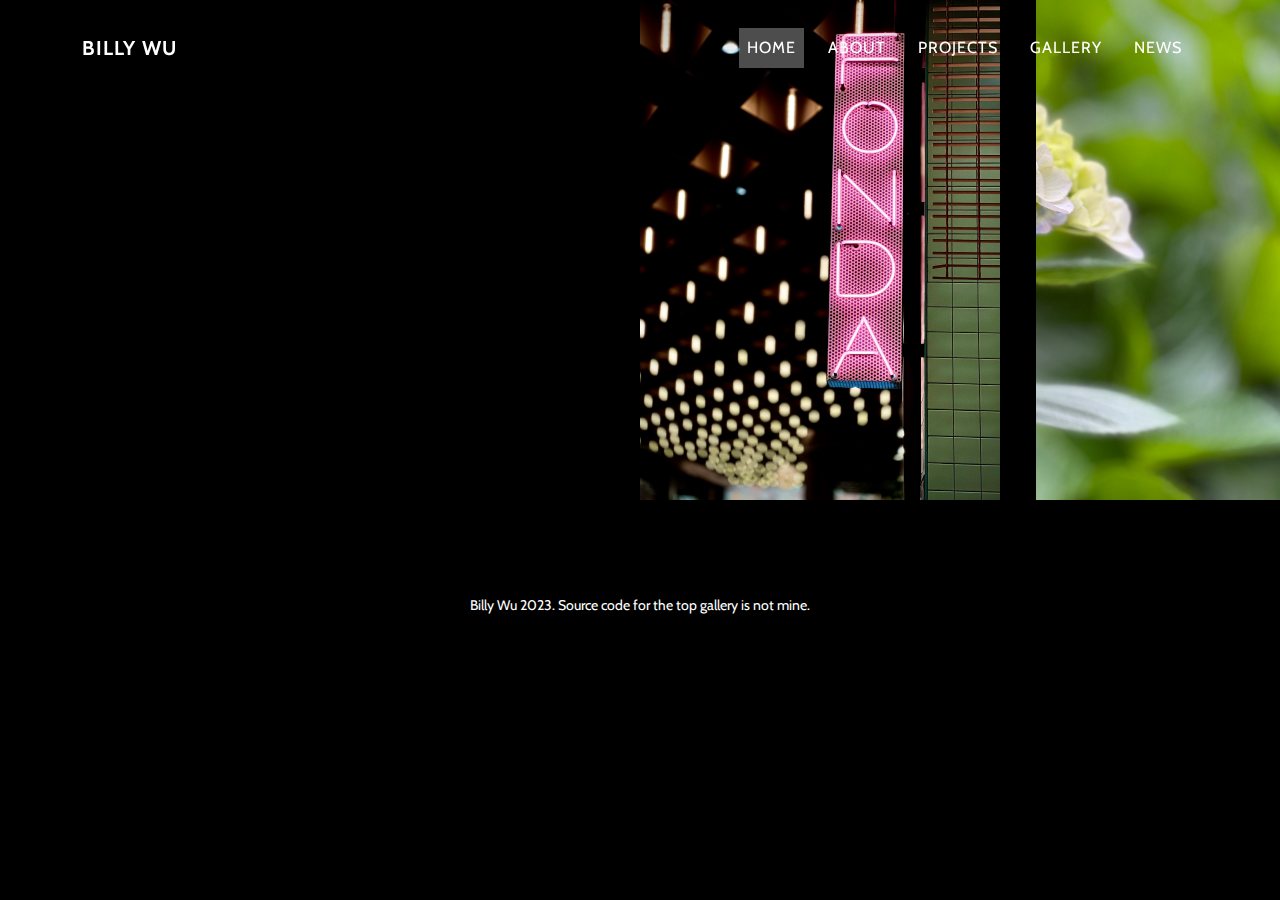
<file: gallery.html>
<!DOCTYPE html>
<html data-bs-theme="light" lang="en">

<head>
    <meta charset="utf-8">
    <meta name="viewport" content="width=device-width, initial-scale=1.0, shrink-to-fit=no">
    <title>Gallery - Billy Wu</title>
    <meta name="description" content="Billy Wu's personal website.">
    <link rel="stylesheet" href="assets/bootstrap/css/bootstrap.min.css">
    <link rel="stylesheet" href="https://fonts.googleapis.com/css?family=Lora:400,700,400italic,700italic&amp;display=swap">
    <link rel="stylesheet" href="https://fonts.googleapis.com/css?family=Cabin:700&amp;display=swap">
    <link rel="stylesheet" href="https://fonts.googleapis.com/css?family=Abel&amp;display=swap">
    <link rel="stylesheet" href="https://fonts.googleapis.com/css?family=Actor&amp;display=swap">
    <link rel="stylesheet" href="assets/css/FontAwesome.css">
    <link rel="stylesheet" href="assets/fonts/fontawesome-all.min.css">
    <link rel="stylesheet" href="assets/css/Articles-Cards-images.css">
    <link rel="stylesheet" href="assets/css/Contact-Details-icons.css">
    <link rel="stylesheet" href="assets/css/gallerytrack.css">
    <link rel="stylesheet" href="assets/css/bootstrap/css/bootstrap.min.css">
    <link rel="stylesheet" href="assets/css/fonts/font-awesome.min.css">
    <link rel="stylesheet" href="assets/css/css/Articles-Cards-images.css">
    <link rel="stylesheet" href="assets/css/css/Contact-Details-icons.css">
    <link rel="stylesheet" href="assets/css/css/gallerytrack.css">
</head>

<body>
    <header>
        <nav class="navbar navbar-expand-md fixed-top navbar-light" id="mainNav">
            <div class="container"><a class="navbar-brand" href="#">Billy Wu</a><button data-bs-toggle="collapse" data-bs-target="#navbarResponsive" class="navbar-toggler navbar-toggler-right" type="button" aria-controls="navbarResponsive" aria-expanded="false" aria-label="Toggle navigation" value="Menu"><i class="fas fa-bars"></i></button>
                <div class="collapse navbar-collapse" id="navbarResponsive">
                    <ul class="navbar-nav ms-auto">
                        <li class="nav-item nav-link"><a class="nav-link active" href="index.html">Home</a></li>
                        <li class="nav-item nav-link"><a class="nav-link" href="about.html">About</a></li>
                        <li class="nav-item nav-link"><a class="nav-link" href="projects.html">Projects</a></li>
                        <li class="nav-item nav-link"><a class="nav-link" href="gallery.html">Gallery</a></li>
                        <li class="nav-item nav-link"><a class="nav-link" href="news.html">News</a></li>
                    </ul>
                </div>
            </div>
        </nav><section id="gallery" class="text-center content-section">
    <section class="py-4 py-xl-5">
        <div class="container">
            <div class="row mb-5">
                <div class="col-md-8 col-xl-6 text-center mx-auto">
                    <div id="image-track" data-mouse-down-at="0" data-prev-percentage="0"><img class="image" src="assets/img/IMG_3781.jpg" draggable="false" /><img class="image" src="assets/img/IMG_3270.jpg" draggable="false" /><img class="image" src="assets/img/IMG_3782.jpg" draggable="false" /><img class="image" src="assets/img/IMG_3850.jpg" draggable="false" /><img class="image" src="assets/img/FEFC4C20-1784-4A40-B455-52CCBC9531C5.jpg" draggable="false" /><img class="image" src="assets/img/IMG_3400.jpg" draggable="false" /><img class="image" src="assets/img/IMG_3315.jpg" draggable="false" /><img class="image" src="assets/img/IMG_3355.jpg" draggable="false" /></div>
                </div>
            </div>
        </div>
    </section>
</section>
        <footer>
            <div class="container text-center">
                <p style="font-family:Cabin, sans-serif;">Billy Wu 2023. Source code for the top gallery is not mine.</p>
            </div>
        </footer>
    </header>
    <script src="assets/bootstrap/js/bootstrap.min.js"></script>
    <script src="assets/js/grayscale.js"></script>
    <script src="assets/js/gallerytrack.js"></script>
    <script src="assets/js/bootstrap/js/bootstrap.min.js"></script>
    <script src="assets/js/js/gallerytrack.js"></script>
</body>

</html>
</file>
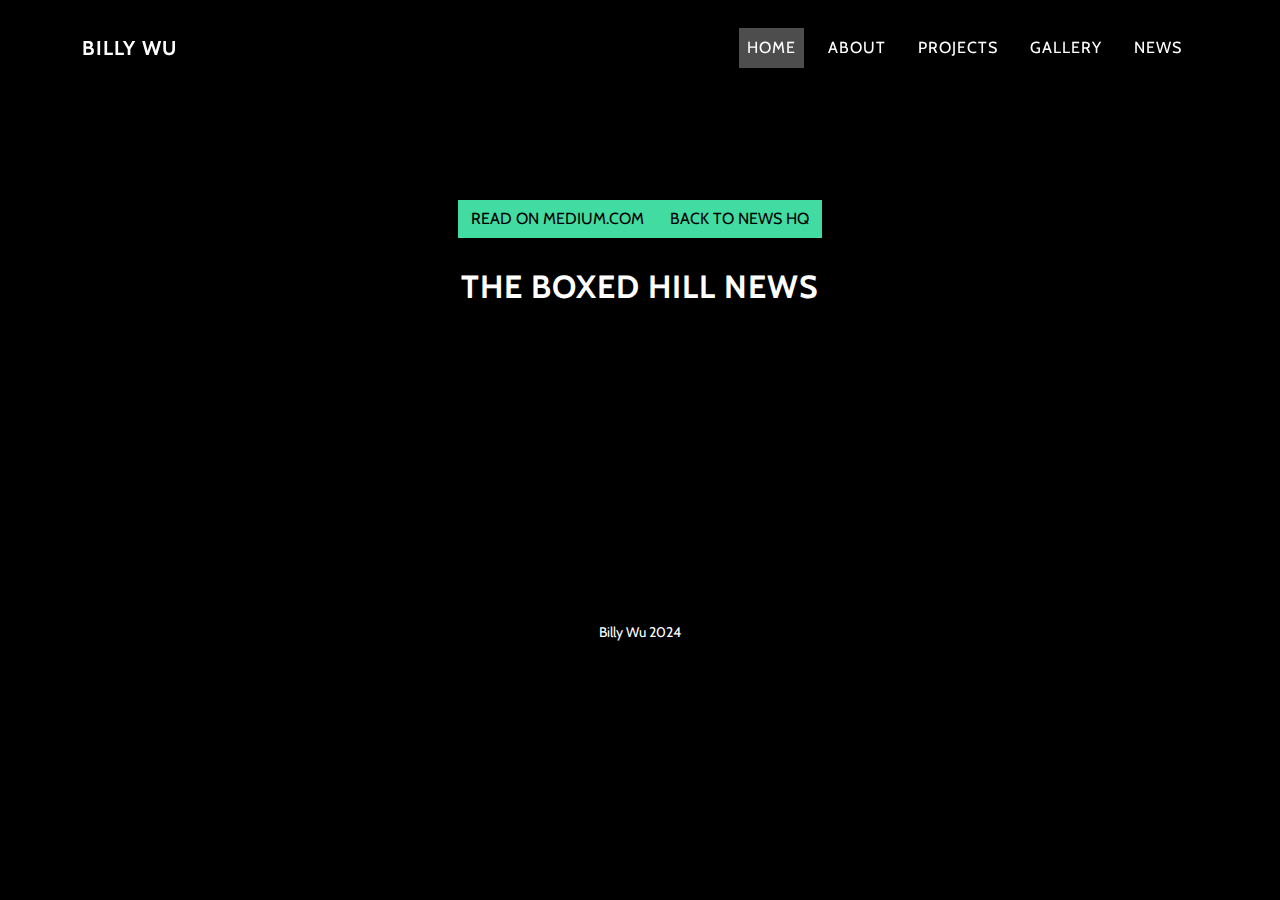
<file: news.html>
<!DOCTYPE html>
<html data-bs-theme="light" lang="en">

<head>
    <meta charset="utf-8">
    <meta name="viewport" content="width=device-width, initial-scale=1.0, shrink-to-fit=no">
    <title>The Boxed Hill News - Billy Wu</title>
    <meta name="description" content="Billy Wu's personal website.">
    <link rel="stylesheet" href="assets/bootstrap/css/bootstrap.min.css">
    <link rel="stylesheet" href="https://fonts.googleapis.com/css?family=Lora:400,700,400italic,700italic&amp;display=swap">
    <link rel="stylesheet" href="https://fonts.googleapis.com/css?family=Cabin:700&amp;display=swap">
    <link rel="stylesheet" href="https://fonts.googleapis.com/css?family=Abel&amp;display=swap">
    <link rel="stylesheet" href="https://fonts.googleapis.com/css?family=Actor&amp;display=swap">
    <link rel="stylesheet" href="assets/css/FontAwesome.css">
    <link rel="stylesheet" href="assets/fonts/fontawesome-all.min.css">
    <link rel="stylesheet" href="assets/css/Articles-Cards-images.css">
    <link rel="stylesheet" href="assets/css/Contact-Details-icons.css">
    <link rel="stylesheet" href="assets/css/gallerytrack.css">
    <link rel="stylesheet" href="assets/css/bootstrap/css/bootstrap.min.css">
    <link rel="stylesheet" href="assets/css/fonts/font-awesome.min.css">
    <link rel="stylesheet" href="assets/css/css/Articles-Cards-images.css">
    <link rel="stylesheet" href="assets/css/css/Contact-Details-icons.css">
    <link rel="stylesheet" href="assets/css/css/gallerytrack.css">
</head>

<body>
    <header>
        <nav class="navbar navbar-expand-md fixed-top navbar-light" id="mainNav">
            <div class="container"><a class="navbar-brand" href="#">Billy Wu</a><button data-bs-toggle="collapse" data-bs-target="#navbarResponsive" class="navbar-toggler navbar-toggler-right" type="button" aria-controls="navbarResponsive" aria-expanded="false" aria-label="Toggle navigation" value="Menu"><i class="fas fa-bars"></i></button>
                <div class="collapse navbar-collapse" id="navbarResponsive">
                    <ul class="navbar-nav ms-auto">
                        <li class="nav-item nav-link"><a class="nav-link active" href="index.html">Home</a></li>
                        <li class="nav-item nav-link"><a class="nav-link" href="about.html">About</a></li>
                        <li class="nav-item nav-link"><a class="nav-link" href="projects.html">Projects</a></li>
                        <li class="nav-item nav-link"><a class="nav-link" href="gallery.html">Gallery</a></li>
                        <li class="nav-item nav-link"><a class="nav-link" href="news.html">News</a></li>
                    </ul>
                </div>
            </div>
        </nav>
        <section class="text-center content-section" id="about"><a class="btn btn-primary" role="button" href="https://billyyythekid21.medium.com/">Read on medium.com</a><a class="btn btn-primary" role="button" href="news.html">Back to News HQ</a>
            <h2 style="padding:30px;">The Boxed Hill News</h2>
            <div class="container">
                <div class="row">
                    <div class="col-lg-12 offset-lg-1 mx-auto" style="font-family:Actor, sans-serif;">
                        <div class="container">
                            <div>
                                <section>
                                    <div id="retainable-rss-embed" data-rss="https://medium.com/feed/retainable,https://medium.com/feed/@billyyythekid21" data-maxcols="3" data-layout="grid" data-poststyle="inline" data-readmore="Read" data-buttonclass="btn btn-primary" data-offset="0"></div><script src="https://www.twilik.com/assets/retainable/rss-embed/retainable-rss-embed.js"></script>
                                </section>
                            </div>
                        </div>
                    </div>
                </div>
            </div>
        </section>
        <footer>
            <div class="container text-center">
                <p style="font-family:Cabin, sans-serif;">Billy Wu 2024</p>
            </div>
        </footer>
    </header>
    <script src="assets/bootstrap/js/bootstrap.min.js"></script>
    <script src="assets/js/grayscale.js"></script>
    <script src="assets/js/gallerytrack.js"></script>
    <script src="assets/js/bootstrap/js/bootstrap.min.js"></script>
    <script src="assets/js/js/gallerytrack.js"></script>
</body>

</html>
</file>
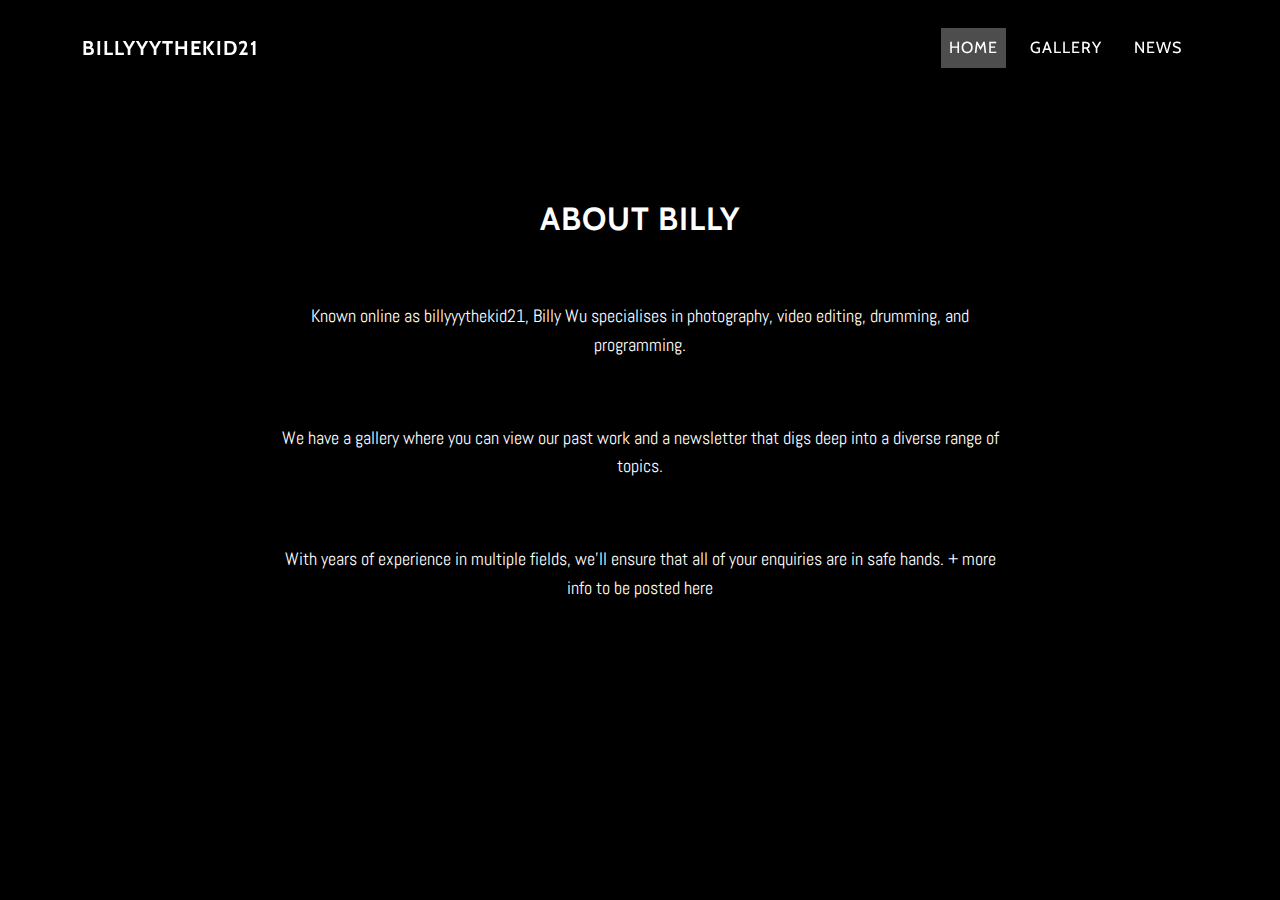
<file: sourcecode/about.html>
<!DOCTYPE html>
<html lang="en">

<head>
    <meta charset="utf-8">
    <meta name="viewport" content="width=device-width, initial-scale=1.0, shrink-to-fit=no">
    <title>About - Billy Wu</title>
    <meta name="description" content="Billy Wu's personal website.">
    <link rel="stylesheet" href="assets/bootstrap/css/bootstrap.min.css">
    <link rel="stylesheet" href="https://fonts.googleapis.com/css?family=Lora:400,700,400italic,700italic&amp;display=swap">
    <link rel="stylesheet" href="https://fonts.googleapis.com/css?family=Cabin:700&amp;display=swap">
    <link rel="stylesheet" href="https://fonts.googleapis.com/css?family=Abel&amp;display=swap">
    <link rel="stylesheet" href="assets/fonts/font-awesome.min.css">
    <link rel="stylesheet" href="assets/css/Articles-Cards-images.css">
    <link rel="stylesheet" href="assets/css/gallerytrack.css">
</head>

<body>
    <section>
        <nav class="navbar navbar-light navbar-expand-md fixed-top" id="mainNav">
            <div class="container"><a class="navbar-brand" href="#">Billyyythekid21</a><button data-bs-toggle="collapse" class="navbar-toggler navbar-toggler-right" data-bs-target="#navbarResponsive" type="button" aria-controls="navbarResponsive" aria-expanded="false" aria-label="Toggle navigation" value="Menu"><i class="fa fa-bars"></i></button>
                <div class="collapse navbar-collapse" id="navbarResponsive">
                    <ul class="navbar-nav ms-auto">
                        <li class="nav-item nav-link"><a class="nav-link active" href="index.html">Home</a></li>
                        <li class="nav-item nav-link"><a class="nav-link" href="gallery.html">Gallery</a></li>
                        <li class="nav-item nav-link"><a class="nav-link" href="news.html">News</a></li>
                    </ul>
                </div>
            </div>
        </nav>
        <section class="text-center content-section" id="about">
            <div class="container">
                <div class="row">
                    <div class="col-lg-8 mx-auto">
                        <h2>About Billy</h2>
                        <p style="font-family: Abel, sans-serif;"><br>Known online as billyyythekid21, Billy Wu specialises in photography, video editing, drumming, and programming.<br><br></p>
                        <p style="font-family: Abel, sans-serif;">We have a gallery where you can view our past work and a newsletter that digs deep into a diverse range of topics.</p>
                        <p style="font-family: Abel, sans-serif;"><br>With years of experience in multiple fields, we'll ensure that all of your enquiries are in safe hands. + more info to be posted here<br><br></p>
                    </div>
                </div>
            </div>
        </section>
    </section>
    <script src="assets/bootstrap/js/bootstrap.min.js"></script>
    <script src="assets/js/grayscale.js"></script>
    <script src="assets/js/gallerytrack.js"></script>
</body>

</html>
</file>
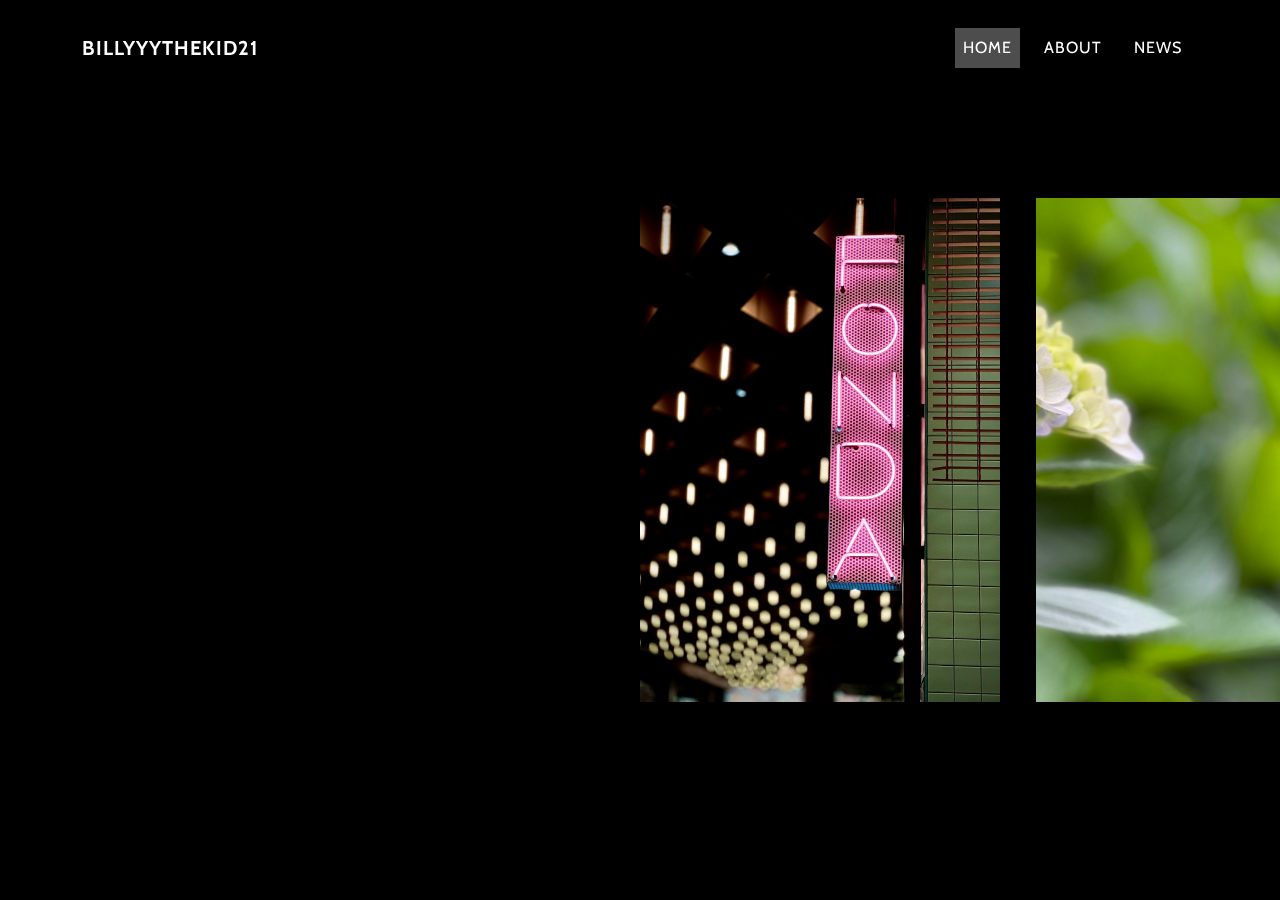
<file: sourcecode/gallery.html>
<!DOCTYPE html>
<html lang="en">

<head>
    <meta charset="utf-8">
    <meta name="viewport" content="width=device-width, initial-scale=1.0, shrink-to-fit=no">
    <title>Gallery - Billy Wu</title>
    <meta name="description" content="Billy Wu's personal website.">
    <link rel="stylesheet" href="assets/bootstrap/css/bootstrap.min.css">
    <link rel="stylesheet" href="https://fonts.googleapis.com/css?family=Lora:400,700,400italic,700italic&amp;display=swap">
    <link rel="stylesheet" href="https://fonts.googleapis.com/css?family=Cabin:700&amp;display=swap">
    <link rel="stylesheet" href="https://fonts.googleapis.com/css?family=Abel&amp;display=swap">
    <link rel="stylesheet" href="assets/fonts/font-awesome.min.css">
    <link rel="stylesheet" href="assets/css/Articles-Cards-images.css">
    <link rel="stylesheet" href="assets/css/gallerytrack.css">
</head>

<body>
    <div>
        <section>
            <nav class="navbar navbar-light navbar-expand-md fixed-top" id="mainNav">
                <div class="container"><a class="navbar-brand" href="#">Billyyythekid21</a><button data-bs-toggle="collapse" class="navbar-toggler navbar-toggler-right" data-bs-target="#navbarResponsive" type="button" aria-controls="navbarResponsive" aria-expanded="false" aria-label="Toggle navigation" value="Menu"><i class="fa fa-bars"></i></button>
                    <div class="collapse navbar-collapse" id="navbarResponsive">
                        <ul class="navbar-nav ms-auto">
                            <li class="nav-item nav-link"><a class="nav-link active" href="index.html">Home</a></li>
                            <li class="nav-item nav-link"><a class="nav-link" href="about.html">About</a></li>
                            <li class="nav-item nav-link"><a class="nav-link" href="news.html">News</a></li>
                        </ul>
                    </div>
                </div>
            </nav>
        </section>
    </div>
    <div>
        <section>
            <div id="image-track" data-mouse-down-at="0" data-prev-percentage="0"><img class="image" src="assets/img/IMG_3781.jpg" draggable="false"><img class="image" src="assets/img/IMG_3270.jpg" draggable="false"><img class="image" src="assets/img/IMG_3782.jpg" draggable="false"><img class="image" src="assets/img/IMG_3850.jpg" draggable="false"><img class="image" src="assets/img/FEFC4C20-1784-4A40-B455-52CCBC9531C5.jpg" draggable="false"><img class="image" src="assets/img/IMG_3400.jpg" draggable="false"><img class="image" src="assets/img/IMG_3315.jpg" draggable="false"><img class="image" src="assets/img/IMG_3355.jpg" draggable="false"></div>
        </section>
    </div>
    <script src="assets/bootstrap/js/bootstrap.min.js"></script>
    <script src="assets/js/grayscale.js"></script>
    <script src="assets/js/gallerytrack.js"></script>
</body>

</html>
</file>
<file: assets/css/Articles-Cards-images.css>
.fit-cover {
  object-fit: cover;
}
</file>
<file: assets/css/Contact-Details-icons.css>
.bs-icon {
  --bs-icon-size: .75rem;
  display: flex;
  flex-shrink: 0;
  justify-content: center;
  align-items: center;
  font-size: var(--bs-icon-size);
  width: calc(var(--bs-icon-size) * 2);
  height: calc(var(--bs-icon-size) * 2);
  color: var(--bs-primary);
}

.bs-icon-xs {
  --bs-icon-size: 1rem;
  width: calc(var(--bs-icon-size) * 1.5);
  height: calc(var(--bs-icon-size) * 1.5);
}

.bs-icon-sm {
  --bs-icon-size: 1rem;
}

.bs-icon-md {
  --bs-icon-size: 1.5rem;
}

.bs-icon-lg {
  --bs-icon-size: 2rem;
}

.bs-icon-xl {
  --bs-icon-size: 2.5rem;
}

.bs-icon.bs-icon-primary {
  color: var(--bs-white);
  background: var(--bs-primary);
}

.bs-icon.bs-icon-primary-light {
  color: var(--bs-primary);
  background: rgba(var(--bs-primary-rgb), .2);
}

.bs-icon.bs-icon-semi-white {
  color: var(--bs-primary);
  background: rgba(255, 255, 255, .5);
}

.bs-icon.bs-icon-rounded {
  border-radius: .5rem;
}

.bs-icon.bs-icon-circle {
  border-radius: 50%;
}
</file>
<file: assets/css/gallerytrack.css>
body {
  height: 100vh;
  width: 100vw;
  background-color: black;
  margin: 0rem;
  overflow-x: hidden;
}

#image-track {
  display: flex;
  gap: 4vmin;
  position: absolute;
  left: 50%;
  top: 50%;
  transform: translate(0%, -50%);
  user-select: none;
}

#image-track > .image {
  width: 40vmin;
  height: 56vmin;
  object-fit: cover;
  object-position: 100% center;
}

/* -- YouTube Link Styles -- */

body.menu-toggled > .meta-link > span {
  color: rgb(30, 30, 30);
}

#source-link {
  bottom: 60px;
}

#source-link > i {
  color: rgb(94, 106, 210);
}

#yt-link > i {
  color: rgb(239, 83, 80);
}

.meta-link {
  align-items: center;
  backdrop-filter: blur(3px);
  -webkit-backdrop-filter: blur(3px);
  background-color: rgba(255, 255, 255, 0.05);
  border: 1px solid rgba(255, 255, 255, 0.1);
  border-radius: 6px;
  bottom: 10px;
  box-shadow: 2px 2px 2px rgba(0, 0, 0, 0.1);
  cursor: pointer;
  display: inline-flex;
  gap: 5px;
  left: 10px;
  padding: 10px 20px;
  position: fixed;
  text-decoration: none;
  transition: background-color 400ms, border-color 400ms;
  z-index: 10000;
}

.meta-link:hover {
  background-color: rgba(255, 255, 255, 0.1);
  border: 1px solid rgba(255, 255, 255, 0.2);
}

.meta-link > i, .meta-link > span {
  height: 20px;
  line-height: 20px;
}

.meta-link > span {
  color: white;
  font-family: "Rubik", sans-serif;
  font-weight: 500;
}

div.container {
  position: relative;
}
</file>
<file: assets/css/css/Articles-Cards-images.css>
.fit-cover {
  object-fit: cover;
}
</file>
<file: assets/css/css/Contact-Details-icons.css>
.bs-icon {
  --bs-icon-size: .75rem;
  display: flex;
  flex-shrink: 0;
  justify-content: center;
  align-items: center;
  font-size: var(--bs-icon-size);
  width: calc(var(--bs-icon-size) * 2);
  height: calc(var(--bs-icon-size) * 2);
  color: var(--bs-primary);
}

.bs-icon-xs {
  --bs-icon-size: 1rem;
  width: calc(var(--bs-icon-size) * 1.5);
  height: calc(var(--bs-icon-size) * 1.5);
}

.bs-icon-sm {
  --bs-icon-size: 1rem;
}

.bs-icon-md {
  --bs-icon-size: 1.5rem;
}

.bs-icon-lg {
  --bs-icon-size: 2rem;
}

.bs-icon-xl {
  --bs-icon-size: 2.5rem;
}

.bs-icon.bs-icon-primary {
  color: var(--bs-white);
  background: var(--bs-primary);
}

.bs-icon.bs-icon-primary-light {
  color: var(--bs-primary);
  background: rgba(var(--bs-primary-rgb), .2);
}

.bs-icon.bs-icon-semi-white {
  color: var(--bs-primary);
  background: rgba(255, 255, 255, .5);
}

.bs-icon.bs-icon-rounded {
  border-radius: .5rem;
}

.bs-icon.bs-icon-circle {
  border-radius: 50%;
}
</file>
<file: assets/css/css/gallerytrack.css>
body {
  height: 100vh;
  width: 100vw;
  background-color: black;
  margin: 0rem;
  overflow-x: hidden;
}

#image-track {
  display: flex;
  gap: 4vmin;
  position: absolute;
  left: 50%;
  top: 50%;
  transform: translate(0%, -50%);
  user-select: none;
}

#image-track > .image {
  width: 40vmin;
  height: 56vmin;
  object-fit: cover;
  object-position: 100% center;
}

/* -- YouTube Link Styles -- */

body.menu-toggled > .meta-link > span {
  color: rgb(30, 30, 30);
}

#source-link {
  bottom: 60px;
}

#source-link > i {
  color: rgb(94, 106, 210);
}

#yt-link > i {
  color: rgb(239, 83, 80);
}

.meta-link {
  align-items: center;
  backdrop-filter: blur(3px);
  -webkit-backdrop-filter: blur(3px);
  background-color: rgba(255, 255, 255, 0.05);
  border: 1px solid rgba(255, 255, 255, 0.1);
  border-radius: 6px;
  bottom: 10px;
  box-shadow: 2px 2px 2px rgba(0, 0, 0, 0.1);
  cursor: pointer;
  display: inline-flex;
  gap: 5px;
  left: 10px;
  padding: 10px 20px;
  position: fixed;
  text-decoration: none;
  transition: background-color 400ms, border-color 400ms;
  z-index: 10000;
}

.meta-link:hover {
  background-color: rgba(255, 255, 255, 0.1);
  border: 1px solid rgba(255, 255, 255, 0.2);
}

.meta-link > i, .meta-link > span {
  height: 20px;
  line-height: 20px;
}

.meta-link > span {
  color: white;
  font-family: "Rubik", sans-serif;
  font-weight: 500;
}

div.container {
  position: relative;
}
</file>
<file: sourcecode/assets/css/Articles-Cards-images.css>
.fit-cover {
  object-fit: cover;
}
</file>
<file: sourcecode/assets/css/gallerytrack.css>
body {
  height: 100vh;
  width: 100vw;
  background-color: black;
  margin: 0rem;
  overflow-x: hidden;
}

#image-track {
  display: flex;
  gap: 4vmin;
  position: absolute;
  left: 50%;
  top: 50%;
  transform: translate(0%, -50%);
  user-select: none;
}

#image-track > .image {
  width: 40vmin;
  height: 56vmin;
  object-fit: cover;
  object-position: 100% center;
}

/* -- YouTube Link Styles -- */

body.menu-toggled > .meta-link > span {
  color: rgb(30, 30, 30);
}

#source-link {
  bottom: 60px;
}

#source-link > i {
  color: rgb(94, 106, 210);
}

#yt-link > i {
  color: rgb(239, 83, 80);
}

.meta-link {
  align-items: center;
  backdrop-filter: blur(3px);
  -webkit-backdrop-filter: blur(3px);
  background-color: rgba(255, 255, 255, 0.05);
  border: 1px solid rgba(255, 255, 255, 0.1);
  border-radius: 6px;
  bottom: 10px;
  box-shadow: 2px 2px 2px rgba(0, 0, 0, 0.1);
  cursor: pointer;
  display: inline-flex;
  gap: 5px;
  left: 10px;
  padding: 10px 20px;
  position: fixed;
  text-decoration: none;
  transition: background-color 400ms, border-color 400ms;
  z-index: 10000;
}

.meta-link:hover {
  background-color: rgba(255, 255, 255, 0.1);
  border: 1px solid rgba(255, 255, 255, 0.2);
}

.meta-link > i, .meta-link > span {
  height: 20px;
  line-height: 20px;
}

.meta-link > span {
  color: white;
  font-family: "Rubik", sans-serif;
  font-weight: 500;
}
</file>
<file: assets/fonts/fontawesome5-overrides.min.css>
.fab.fa-bitcoin:before{content:"\f379"}.far.fa-calendar:before,.fas.fa-calendar:before{content:"\f133"}.far.fa-clipboard:before,.fas.fa-clipboard:before{content:"\f328"}.fab.fa-facebook-f:before{content:"\f39e"}.fab.fa-google-plus:before{content:"\f2b3"}.fas.fa-hotel:before{content:"\f594"}.fab.fa-linkedin:before{content:"\f08c"}.fas.fa-reply:before{content:"\f3e5"}.fas.fa-thermometer:before{content:"\f491"}.fab.fa-vimeo:before{content:"\f40a"}.far.fa-window-close:before,.fas.fa-window-close:before{content:"\f410"}.fab.fa-youtube-square:before{content:"\f431"}
</file>
